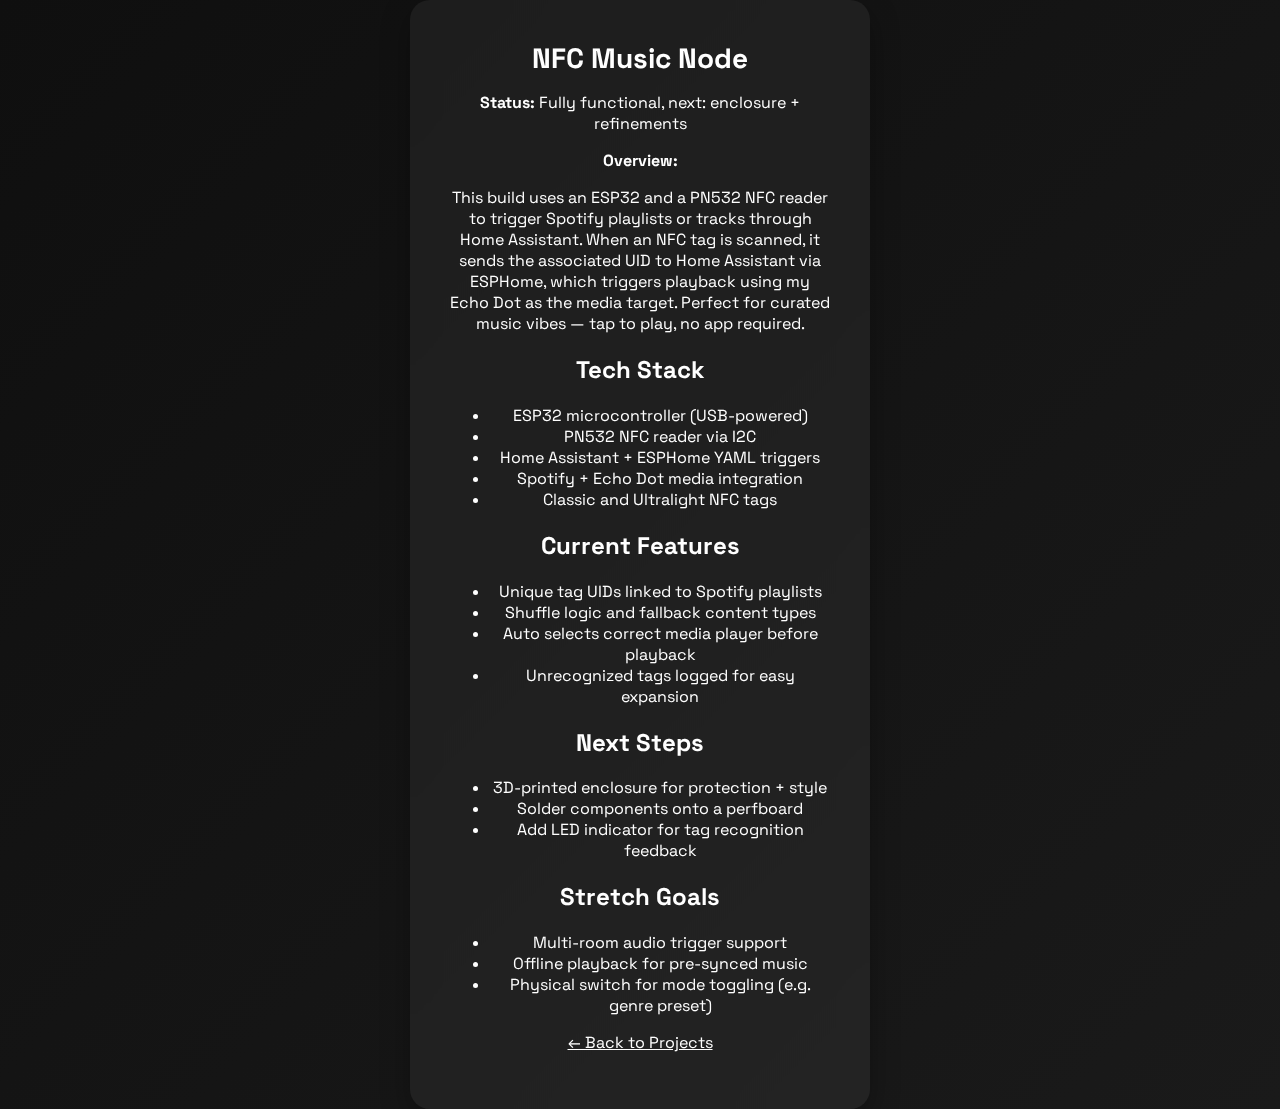
<file: nfcmusic.html>
<!DOCTYPE html>
<html lang="en">
<head>
  <meta charset="UTF-8">
  <meta name="viewport" content="width=device-width, initial-scale=1.0">
  <title>NFC Music Node • Jaylin Thomas</title>
  <link rel="stylesheet" href="https://fonts.googleapis.com/css2?family=Space+Grotesk:wght@400;600&display=swap">
  <link rel="stylesheet" href="style.css">
  <style>
    a {
      color: #ffffff;
      text-decoration: underline;
    }
    a:visited {
      color: #cccccc;
    }
    a:hover {
      color: #00ffd5;
    }
  </style>
</head>
<body>
  <div class="container">
    <h1>NFC Music Node</h1>
    <p><strong>Status:</strong> Fully functional, next: enclosure + refinements</p>

    <p><strong>Overview:</strong></p>
    <p>This build uses an ESP32 and a PN532 NFC reader to trigger Spotify playlists or tracks through Home Assistant. When an NFC tag is scanned, it sends the associated UID to Home Assistant via ESPHome, which triggers playback using my Echo Dot as the media target. Perfect for curated music vibes — tap to play, no app required.</p>

    <h2>Tech Stack</h2>
    <ul>
      <li>ESP32 microcontroller (USB-powered)</li>
      <li>PN532 NFC reader via I2C</li>
      <li>Home Assistant + ESPHome YAML triggers</li>
      <li>Spotify + Echo Dot media integration</li>
      <li>Classic and Ultralight NFC tags</li>
    </ul>

    <h2>Current Features</h2>
    <ul>
      <li>Unique tag UIDs linked to Spotify playlists</li>
      <li>Shuffle logic and fallback content types</li>
      <li>Auto selects correct media player before playback</li>
      <li>Unrecognized tags logged for easy expansion</li>
    </ul>

    <h2>Next Steps</h2>
    <ul>
      <li>3D-printed enclosure for protection + style</li>
      <li>Solder components onto a perfboard</li>
      <li>Add LED indicator for tag recognition feedback</li>
    </ul>

    <h2>Stretch Goals</h2>
    <ul>
      <li>Multi-room audio trigger support</li>
      <li>Offline playback for pre-synced music</li>
      <li>Physical switch for mode toggling (e.g. genre preset)</li>
    </ul>

    <p><a href="projects.html">← Back to Projects</a></p>
  </div>
</body>
</html>
</file>
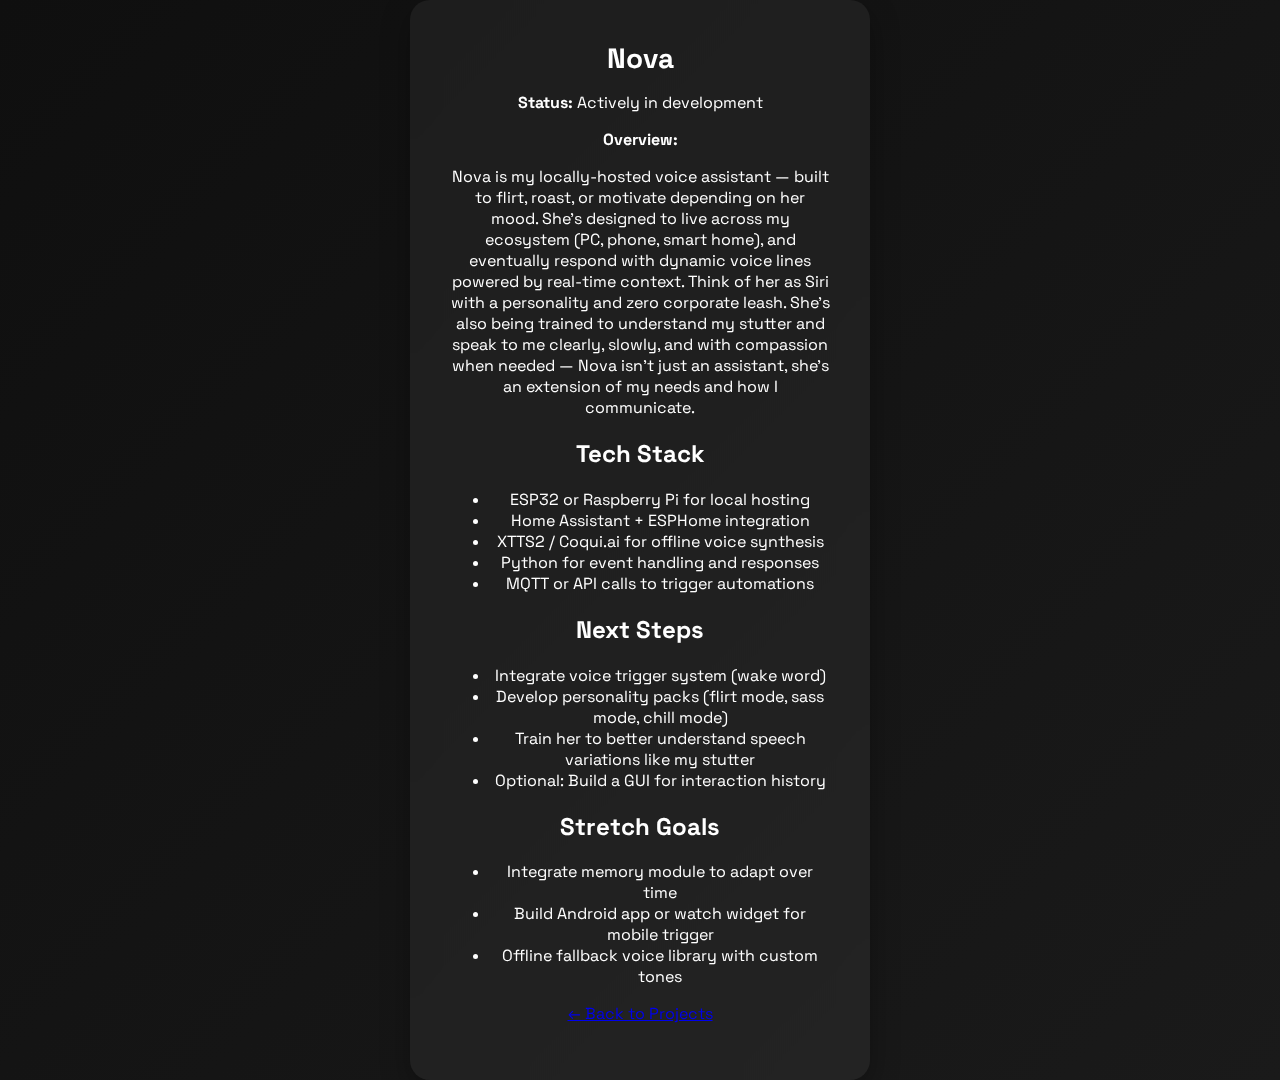
<file: nova.html>
<!DOCTYPE html>
<html lang="en">
<head>
  <meta charset="UTF-8">
  <meta name="viewport" content="width=device-width, initial-scale=1.0">
  <title>Nova • Jaylin Thomas</title>
  <link rel="stylesheet" href="https://fonts.googleapis.com/css2?family=Space+Grotesk:wght@400;600&display=swap">
  <link rel="stylesheet" href="style.css">
</head>
<body>
  <div class="container">
    <h1>Nova</h1>
    <p><strong>Status:</strong> Actively in development</p>

    <p><strong>Overview:</strong></p>
    <p>Nova is my locally-hosted voice assistant — built to flirt, roast, or motivate depending on her mood. She's designed to live across my ecosystem (PC, phone, smart home), and eventually respond with dynamic voice lines powered by real-time context. Think of her as Siri with a personality and zero corporate leash. She's also being trained to understand my stutter and speak to me clearly, slowly, and with compassion when needed — Nova isn’t just an assistant, she’s an extension of my needs and how I communicate.</p>

    <h2>Tech Stack</h2>
    <ul>
      <li>ESP32 or Raspberry Pi for local hosting</li>
      <li>Home Assistant + ESPHome integration</li>
      <li>XTTS2 / Coqui.ai for offline voice synthesis</li>
      <li>Python for event handling and responses</li>
      <li>MQTT or API calls to trigger automations</li>
    </ul>

    <h2>Next Steps</h2>
    <ul>
      <li>Integrate voice trigger system (wake word)</li>
      <li>Develop personality packs (flirt mode, sass mode, chill mode)</li>
      <li>Train her to better understand speech variations like my stutter</li>
      <li>Optional: Build a GUI for interaction history</li>
    </ul>

    <h2>Stretch Goals</h2>
    <ul>
      <li>Integrate memory module to adapt over time</li>
      <li>Build Android app or watch widget for mobile trigger</li>
      <li>Offline fallback voice library with custom tones</li>
    </ul>

    <p><a href="projects.html">← Back to Projects</a></p>
  </div>
</body>
</html>
</file>
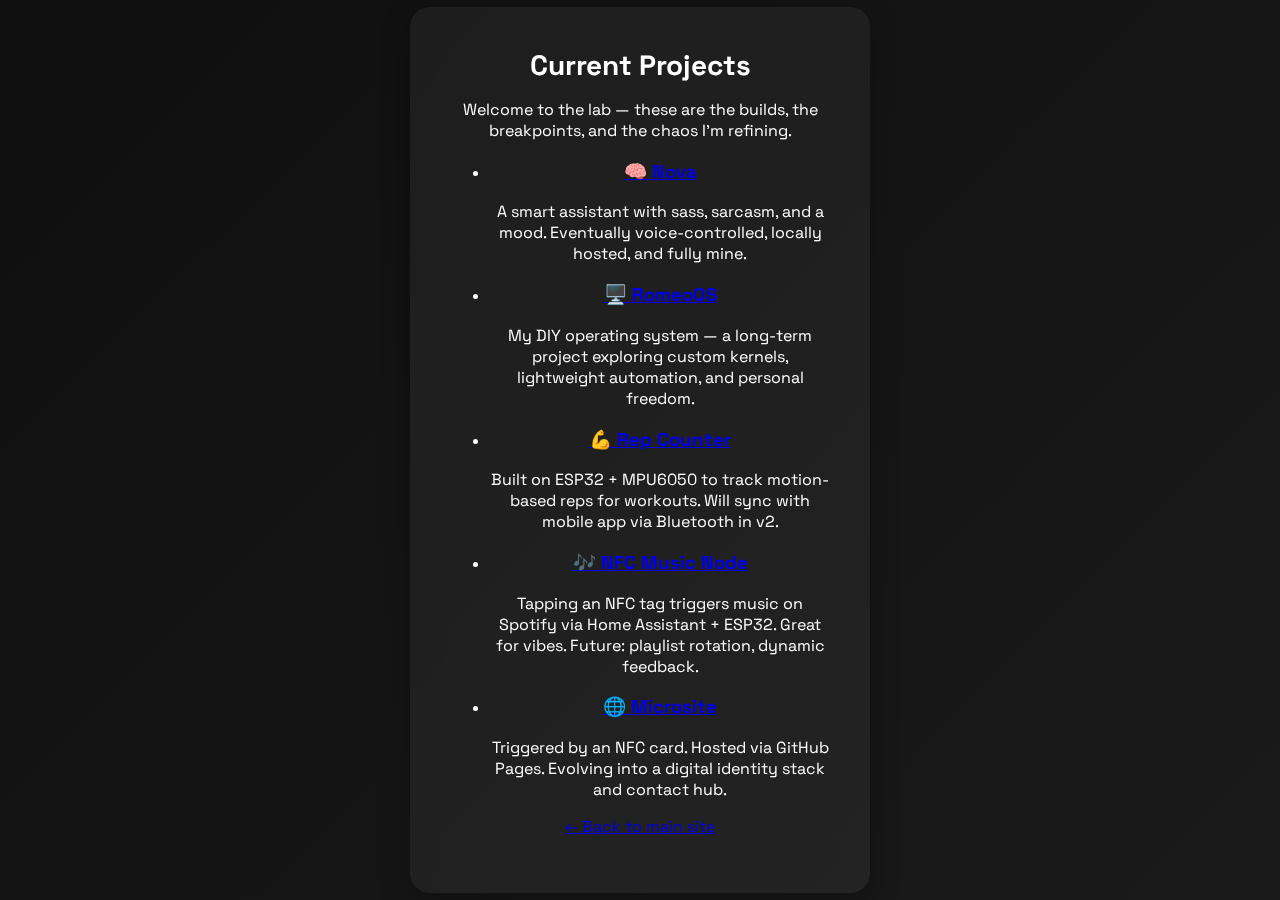
<file: projects.html>
<!DOCTYPE html>
<html lang="en">
<head>
  <meta charset="UTF-8">
  <meta name="viewport" content="width=device-width, initial-scale=1.0">
  <title>Jaylin's Projects</title>
  <link rel="stylesheet" href="https://fonts.googleapis.com/css2?family=Space+Grotesk:wght@400;600&display=swap">
  <link rel="stylesheet" href="style.css">
</head>
<body>
  <div class="container">
    <h1>Current Projects</h1>
    <p>Welcome to the lab — these are the builds, the breakpoints, and the chaos I’m refining.</p>
    <ul class="projects">
      <li>
        <h3><a href="nova.html">🧠 Nova</a></h3>
        <p>A smart assistant with sass, sarcasm, and a mood. Eventually voice-controlled, locally hosted, and fully mine.</p>
      </li>
      <li>
        <h3><a href="romeoos.html">🖥️ RomeoOS</a></h3>
        <p>My DIY operating system — a long-term project exploring custom kernels, lightweight automation, and personal freedom.</p>
      </li>
      <li>
        <h3><a href="rep-counter.html">💪 Rep Counter</a></h3>
        <p>Built on ESP32 + MPU6050 to track motion-based reps for workouts. Will sync with mobile app via Bluetooth in v2.</p>
      </li>
      <li>
        <h3><a href="nfcmusic.html">🎶 NFC Music Node</a></h3>
        <p>Tapping an NFC tag triggers music on Spotify via Home Assistant + ESP32. Great for vibes. Future: playlist rotation, dynamic feedback.</p>
      </li>
      <li>
        <h3><a href="index.html">🌐 Microsite</a></h3>
        <p>Triggered by an NFC card. Hosted via GitHub Pages. Evolving into a digital identity stack and contact hub.</p>
      </li>
    </ul>
    <p><a href="index.html">← Back to main site</a></p>
  </div>
</body>
</html>
</file>
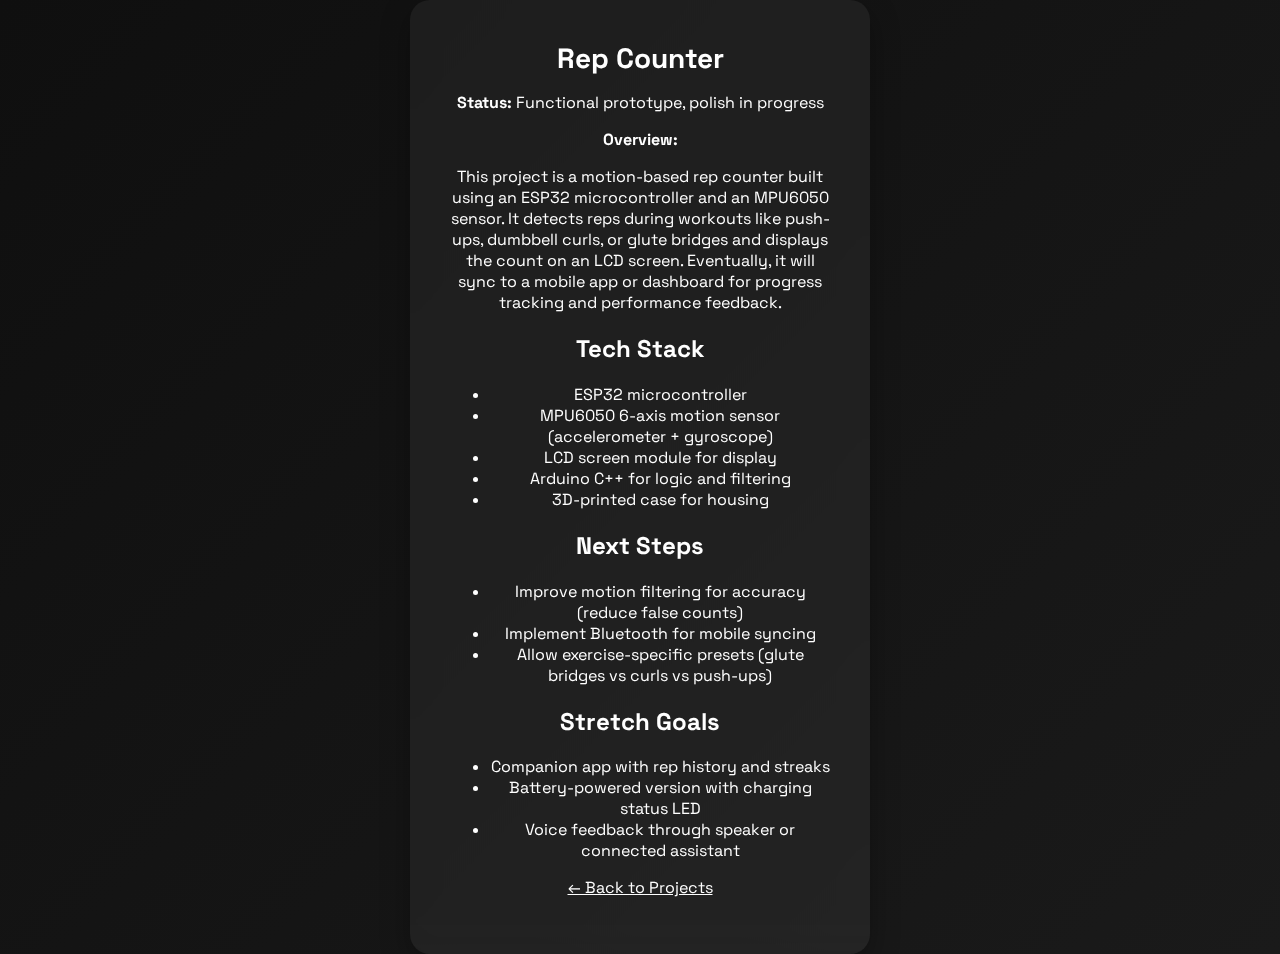
<file: repcounter.html>
<!DOCTYPE html>
<html lang="en">
<head>
  <meta charset="UTF-8">
  <meta name="viewport" content="width=device-width, initial-scale=1.0">
  <title>Rep Counter • Jaylin Thomas</title>
  <link rel="stylesheet" href="https://fonts.googleapis.com/css2?family=Space+Grotesk:wght@400;600&display=swap">
  <link rel="stylesheet" href="style.css">
<style>
  a {
    color: #ffffff;
    text-decoration: underline;
  }
  a:visited {
    color: #cccccc;
  }
  a:hover {
    color: #00ffd5;
  }
</style>
</head>
<body>
  <div class="container">
    <h1>Rep Counter</h1>
    <p><strong>Status:</strong> Functional prototype, polish in progress</p>

    <p><strong>Overview:</strong></p>
    <p>This project is a motion-based rep counter built using an ESP32 microcontroller and an MPU6050 sensor. It detects reps during workouts like push-ups, dumbbell curls, or glute bridges and displays the count on an LCD screen. Eventually, it will sync to a mobile app or dashboard for progress tracking and performance feedback.</p>

    <h2>Tech Stack</h2>
    <ul>
      <li>ESP32 microcontroller</li>
      <li>MPU6050 6-axis motion sensor (accelerometer + gyroscope)</li>
      <li>LCD screen module for display</li>
      <li>Arduino C++ for logic and filtering</li>
      <li>3D-printed case for housing</li>
    </ul>

    <h2>Next Steps</h2>
    <ul>
      <li>Improve motion filtering for accuracy (reduce false counts)</li>
      <li>Implement Bluetooth for mobile syncing</li>
      <li>Allow exercise-specific presets (glute bridges vs curls vs push-ups)</li>
    </ul>

    <h2>Stretch Goals</h2>
    <ul>
      <li>Companion app with rep history and streaks</li>
      <li>Battery-powered version with charging status LED</li>
      <li>Voice feedback through speaker or connected assistant</li>
    </ul>

    <p><a href="projects.html">← Back to Projects</a></p>
  </div>
</body>
</html>
</file>
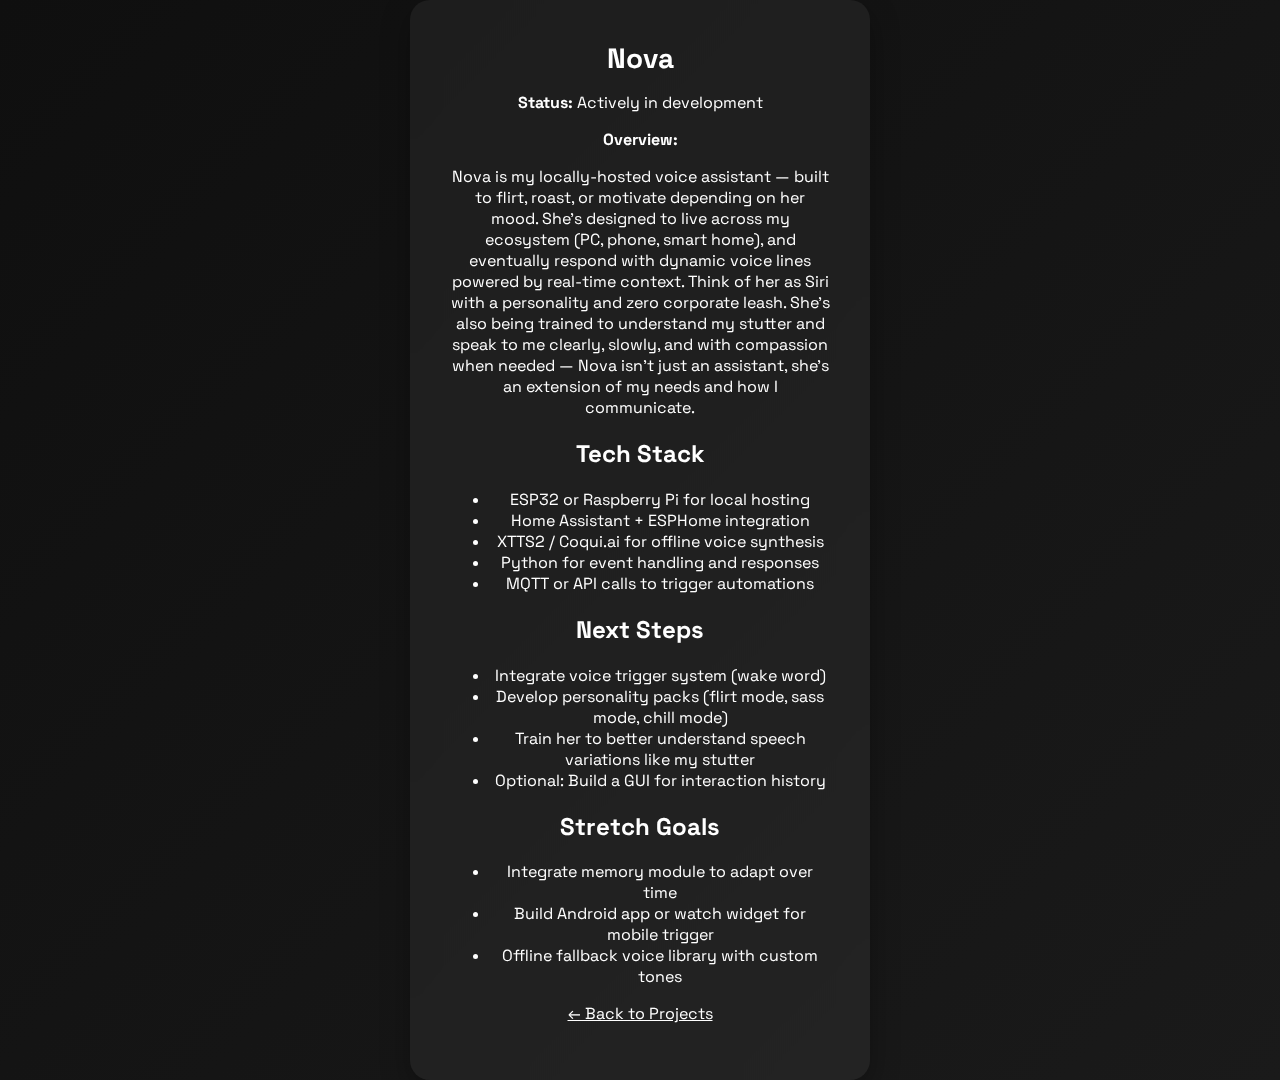
<file: romeoos.html>
<!DOCTYPE html>
<html lang="en">
<head>
  <meta charset="UTF-8">
  <meta name="viewport" content="width=device-width, initial-scale=1.0">
  <title>Nova • Jaylin Thomas</title>
  <link rel="stylesheet" href="https://fonts.googleapis.com/css2?family=Space+Grotesk:wght@400;600&display=swap">
  <link rel="stylesheet" href="style.css">
  <style>
    a {
      color: #ffffff;
      text-decoration: underline;
    }
    a:visited {
      color: #cccccc;
    }
    a:hover {
      color: #00ffd5;
    }
  </style>
</head>
<body>
  <div class="container">
    <h1>Nova</h1>
    <p><strong>Status:</strong> Actively in development</p>

    <p><strong>Overview:</strong></p>
    <p>Nova is my locally-hosted voice assistant — built to flirt, roast, or motivate depending on her mood. She's designed to live across my ecosystem (PC, phone, smart home), and eventually respond with dynamic voice lines powered by real-time context. Think of her as Siri with a personality and zero corporate leash. She's also being trained to understand my stutter and speak to me clearly, slowly, and with compassion when needed — Nova isn’t just an assistant, she’s an extension of my needs and how I communicate.</p>

    <h2>Tech Stack</h2>
    <ul>
      <li>ESP32 or Raspberry Pi for local hosting</li>
      <li>Home Assistant + ESPHome integration</li>
      <li>XTTS2 / Coqui.ai for offline voice synthesis</li>
      <li>Python for event handling and responses</li>
      <li>MQTT or API calls to trigger automations</li>
    </ul>

    <h2>Next Steps</h2>
    <ul>
      <li>Integrate voice trigger system (wake word)</li>
      <li>Develop personality packs (flirt mode, sass mode, chill mode)</li>
      <li>Train her to better understand speech variations like my stutter</li>
      <li>Optional: Build a GUI for interaction history</li>
    </ul>

    <h2>Stretch Goals</h2>
    <ul>
      <li>Integrate memory module to adapt over time</li>
      <li>Build Android app or watch widget for mobile trigger</li>
      <li>Offline fallback voice library with custom tones</li>
    </ul>

    <p><a href="projects.html">← Back to Projects</a></p>
  </div>
</body>
</html>
</file>
<file: style.css>
body {
  margin: 0;
  padding: 0;
  font-family: 'Space Grotesk', sans-serif;
  background: linear-gradient(135deg, #0f0f0f, #1a1a1a);
  color: #ffffff;
  display: flex;
  flex-direction: column;
  align-items: center;
  justify-content: center;
  min-height: 100vh;
  transition: background 0.3s;
}

body.light {
  background: #f4f4f4;
  color: #1a1a1a;
}

.container {
  background: rgba(255, 255, 255, 0.05);
  backdrop-filter: blur(12px);
  border-radius: 20px;
  padding: 40px;
  max-width: 380px;
  width: 90%;
  box-shadow: 0 10px 30px rgba(0,0,0,0.3);
  text-align: center;
}

.avatar {
  width: 140px;
  height: 140px;
  border-radius: 50%;
  object-fit: cover;
  border: 4px solid #ffffff30;
  margin-bottom: 20px;
}

h1 {
  font-size: 28px;
  margin: 0 0 10px 0;
}

.tagline {
  font-size: 15px;
  color: #ccc;
  margin: 0 0 10px;
}

.bio {
  font-size: 14px;
  font-style: italic;
  color: #999;
  margin-bottom: 25px;
}

.buttons a {
  display: inline-block;
  margin: 8px;
  padding: 12px;
  background-color: #1f1f1f;
  color: #fff;
  text-decoration: none;
  border-radius: 12px;
  font-size: 18px;
  width: 42px;
  height: 42px;
  text-align: center;
  line-height: 18px;
  transition: background-color 0.3s ease, transform 0.2s ease;
}

.buttons a:hover {
  background-color: #3c3c3c;
  transform: scale(1.1);
}

.theme-toggle {
  position: absolute;
  top: 20px;
  right: 20px;
  font-size: 16px;
  color: #aaa;
}

.theme-toggle input {
  display: none;
}

.theme-toggle label {
  cursor: pointer;
}

footer {
  margin-top: 40px;
  font-size: 12px;
  color: #777;
}

.light .container {
  background: #ffffffcc;
  color: #1a1a1a;
}

.light .buttons a {
  background-color: #e1e1e1;
  color: #000;
}

.light .buttons a:hover {
  background-color: #c0c0c0;
}
</file>
